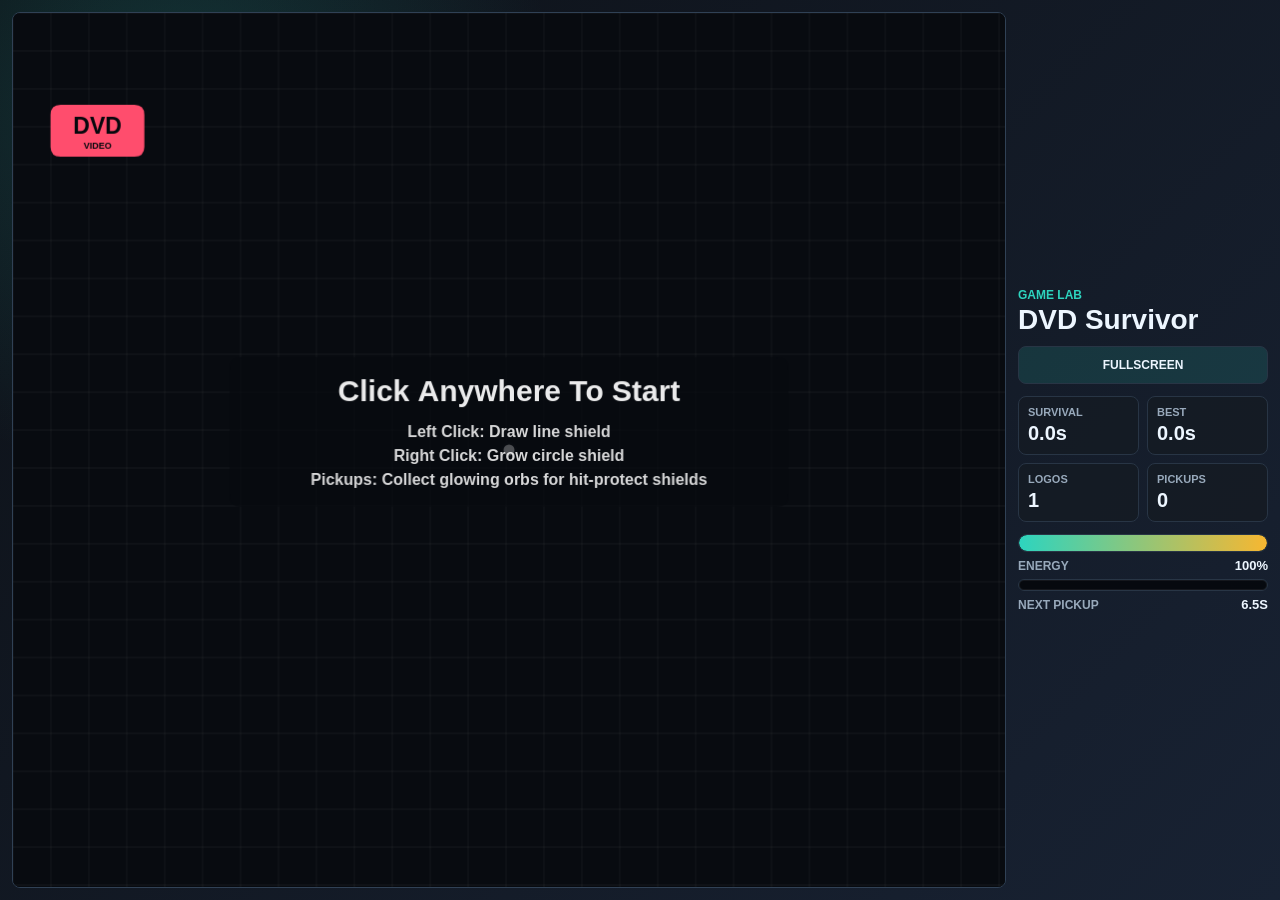
<file: docs/games/dvd-survivor/index.html>
<!doctype html>
<html lang="en">
  <head>
    <meta charset="utf-8">
    <meta name="viewport" content="width=device-width, initial-scale=1">
    <title>DVD Survivor</title>
    <link rel="stylesheet" href="styles.css">
  </head>
  <body>
    <main class="dvd-shell">
      <section class="dvd-stage">
        <canvas id="dvd-canvas" width="960" height="560"></canvas>
      </section>
      <aside class="dvd-panel">
        <div>
          <p class="dvd-kicker">Game Lab</p>
          <h1>DVD Survivor</h1>
        </div>
        <button id="fullscreen-button" class="fullscreen-button" type="button">Fullscreen</button>
        <div class="dvd-stats">
          <p><span>Survival</span><strong id="score">0.0s</strong></p>
          <p><span>Best</span><strong id="best-score">0.0s</strong></p>
          <p><span>Logos</span><strong id="logo-count">1</strong></p>
          <p><span>Pickups</span><strong id="speed-level">0</strong></p>
        </div>
        <div class="energy-meter" aria-label="Energy">
          <span id="energy-fill"></span>
        </div>
        <p class="energy-label"><span>Energy</span><strong id="energy-value">100%</strong></p>
        <div class="pickup-meter" aria-label="Next pickup">
          <span id="pickup-fill"></span>
        </div>
        <p class="pickup-label"><span>Next Pickup</span><strong id="pickup-value">0.0s</strong></p>
        <p id="status" class="dvd-status">Keep your cursor away from the DVD logos.</p>
      </aside>
    </main>
    <script src="dvd-survivor.js?v=20260510-even-faster-logo-spawn"></script>
  </body>
</html>
</file>
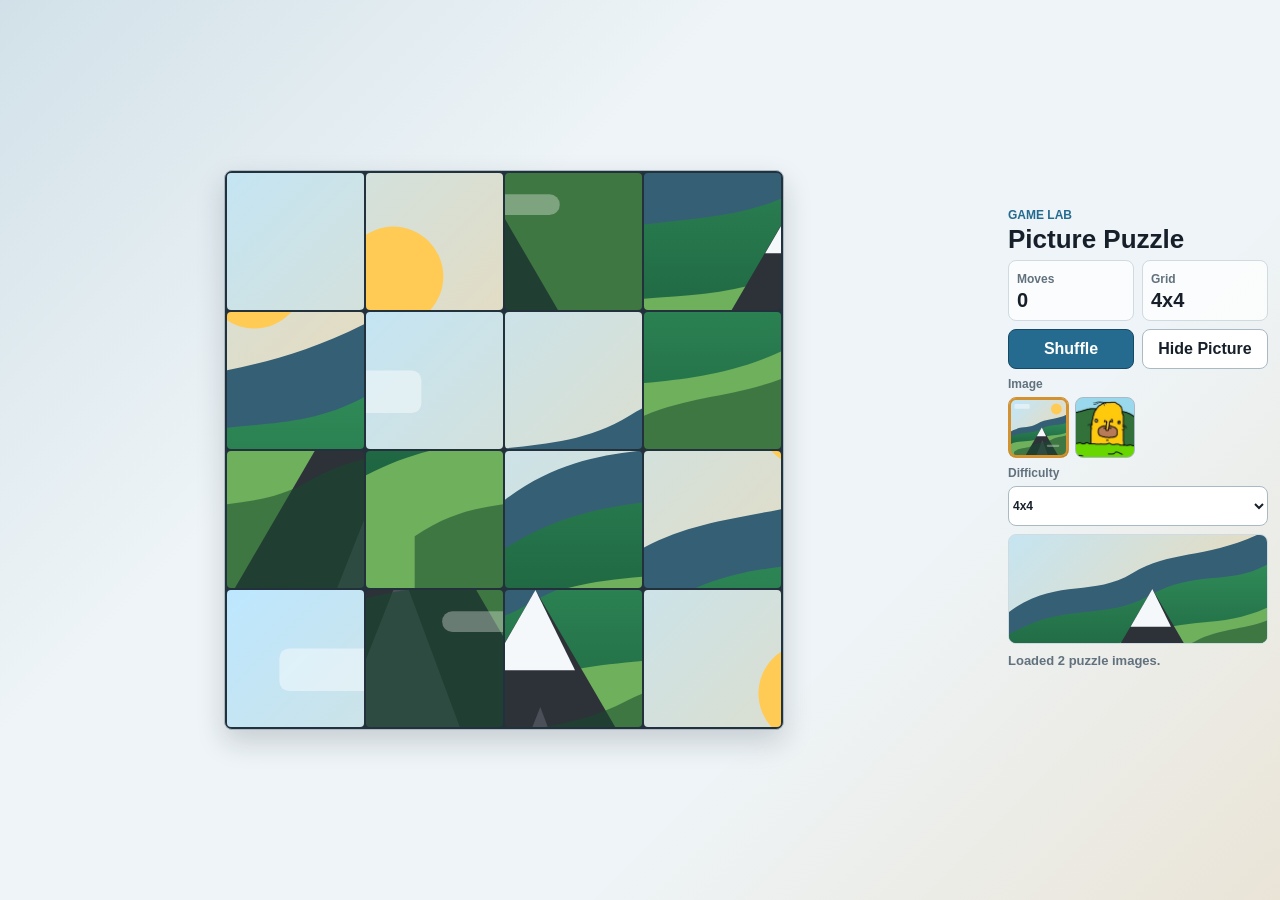
<file: docs/games/puzzle/index.html>
<!doctype html>
<html lang="en">
  <head>
    <meta charset="utf-8">
    <meta name="viewport" content="width=device-width, initial-scale=1">
    <title>Picture Puzzle</title>
    <link rel="stylesheet" href="styles.css">
  </head>
  <body>
    <main class="puzzle-shell">
      <section class="puzzle-stage">
        <div id="puzzle-board" class="puzzle-board" aria-label="Picture puzzle board"></div>
      </section>
      <aside class="puzzle-panel">
        <div>
          <p class="puzzle-kicker">Game Lab</p>
          <h1>Picture Puzzle</h1>
        </div>
        <div class="puzzle-stats">
          <p><span>Moves</span><strong id="moves">0</strong></p>
          <p><span>Grid</span><strong id="grid-size">4x4</strong></p>
        </div>
        <div class="puzzle-actions">
          <button id="shuffle-button" type="button">Shuffle</button>
          <button id="preview-button" type="button">Hide Picture</button>
        </div>
        <div class="puzzle-image-control">
          <p>Image</p>
          <div id="image-choices" class="image-choices"></div>
        </div>
        <label class="puzzle-size-control">
          Difficulty
          <select id="size-select">
            <option value="3">3x3</option>
            <option value="4" selected>4x4</option>
            <option value="5">5x5</option>
          </select>
        </label>
        <img id="preview-image" class="preview-image" alt="Puzzle preview">
        <p id="status" class="puzzle-status">Click two pieces to swap them.</p>
      </aside>
    </main>
    <script src="puzzle.js?v=20260510-4"></script>
  </body>
</html>
</file>
<file: docs/games/dvd-survivor/styles.css>
:root {
  color-scheme: light;
  --bg: #0d1117;
  --panel: #151b23;
  --ink: #edf6ff;
  --muted: #98a9bb;
  --line: #283545;
  --hot: #ff4d6d;
  --cyan: #2dd4bf;
  --gold: #f7b731;
}

* {
  box-sizing: border-box;
}

body {
  margin: 0;
  height: 100vh;
  overflow: hidden;
  background:
    radial-gradient(circle at 14% 12%, rgba(45, 212, 191, 0.18), transparent 28%),
    linear-gradient(135deg, #0d1117 0%, #182233 100%);
  color: var(--ink);
  font-family: "Trebuchet MS", Verdana, sans-serif;
}

.dvd-shell {
  height: 100vh;
  min-height: 0;
  display: grid;
  grid-template-columns: minmax(320px, 1fr) 250px;
  gap: 12px;
  padding: 12px;
}

.dvd-stage {
  position: relative;
  min-width: 0;
  min-height: 0;
  overflow: hidden;
  border: 1px solid #304155;
  border-radius: 8px;
  background: #080b10;
}

#dvd-canvas {
  width: 100%;
  height: 100%;
  display: block;
  cursor: none;
}

.start-button {
  position: absolute;
  left: 50%;
  top: 50%;
  transform: translate(-50%, -50%);
  min-width: 150px;
  min-height: 44px;
  padding: 10px 18px;
  border: 1px solid rgba(255, 255, 255, 0.28);
  border-radius: 8px;
  background: rgba(247, 183, 49, 0.94);
  color: #15100a;
  font: inherit;
  font-size: 14px;
  font-weight: 900;
  cursor: pointer;
}

.start-button[hidden] {
  display: none;
}

.dvd-panel {
  min-width: 0;
  display: grid;
  align-content: center;
  gap: 12px;
}

.dvd-kicker {
  margin: 0 0 4px;
  color: var(--cyan);
  font-size: 12px;
  font-weight: 900;
  text-transform: uppercase;
}

h1 {
  margin: 0;
  font-size: 28px;
  line-height: 1;
}

.fullscreen-button {
  min-height: 38px;
  border: 1px solid var(--line);
  border-radius: 8px;
  background: rgba(45, 212, 191, 0.14);
  color: var(--ink);
  font: inherit;
  font-size: 12px;
  font-weight: 900;
  text-transform: uppercase;
  cursor: pointer;
}

.fullscreen-button:hover {
  border-color: var(--cyan);
}

.dvd-stats {
  display: grid;
  grid-template-columns: 1fr 1fr;
  gap: 8px;
}

.dvd-stats p {
  margin: 0;
  padding: 9px;
  border: 1px solid var(--line);
  border-radius: 8px;
  background: rgba(21, 27, 35, 0.84);
}

.dvd-stats span {
  display: block;
  color: var(--muted);
  font-size: 11px;
  font-weight: 900;
  text-transform: uppercase;
}

.dvd-stats strong {
  display: block;
  margin-top: 4px;
  font-size: 20px;
}

.energy-meter {
  height: 18px;
  overflow: hidden;
  border: 1px solid var(--line);
  border-radius: 999px;
  background: rgba(5, 8, 13, 0.92);
  box-shadow: inset 0 0 0 1px rgba(255, 255, 255, 0.06);
}

.energy-meter span {
  width: 100%;
  height: 100%;
  display: block;
  border-radius: inherit;
  background: linear-gradient(90deg, var(--cyan), var(--gold));
  box-shadow: 0 0 16px rgba(45, 212, 191, 0.34);
  transition: width 80ms linear;
}

.energy-label {
  display: flex;
  align-items: center;
  justify-content: space-between;
  gap: 8px;
  margin: -6px 0 0;
  color: var(--muted);
  font-size: 12px;
  font-weight: 900;
  text-transform: uppercase;
}

.energy-label strong {
  color: var(--ink);
  font-size: 13px;
}

.pickup-meter {
  height: 12px;
  overflow: hidden;
  border: 1px solid var(--line);
  border-radius: 999px;
  background: rgba(5, 8, 13, 0.92);
  box-shadow: inset 0 0 0 1px rgba(255, 255, 255, 0.06);
  margin-top: -6px;
}

.pickup-meter span {
  width: 0%;
  height: 100%;
  display: block;
  border-radius: inherit;
  background: linear-gradient(90deg, #7dd3fc, #2dd4bf);
  box-shadow: 0 0 12px rgba(125, 211, 252, 0.35);
  transition: width 120ms linear;
}

.pickup-label {
  display: flex;
  align-items: center;
  justify-content: space-between;
  gap: 8px;
  margin: -6px 0 0;
  color: var(--muted);
  font-size: 12px;
  font-weight: 900;
  text-transform: uppercase;
}

.pickup-label strong {
  color: var(--ink);
  font-size: 13px;
}

.dvd-status {
  display: none;
}

@media (max-width: 780px) {
  .dvd-shell {
    grid-template-columns: 1fr;
    grid-template-rows: minmax(0, 1fr) auto;
  }

  .dvd-panel {
    align-content: start;
  }

  .dvd-stats {
    grid-template-columns: repeat(4, 1fr);
  }

  h1 {
    font-size: 22px;
  }
}
</file>
<file: docs/games/puzzle/styles.css>
:root {
  color-scheme: light;
  --bg: #eef4f7;
  --panel: #ffffff;
  --ink: #17202a;
  --muted: #61717d;
  --line: #cfdae1;
  --blue: #246b8f;
  --green: #2e7d4f;
  --gold: #d4912f;
}

* {
  box-sizing: border-box;
}

body {
  margin: 0;
  height: 100vh;
  overflow: hidden;
  background:
    linear-gradient(135deg, rgba(36, 107, 143, 0.14), transparent 34%),
    linear-gradient(315deg, rgba(212, 145, 47, 0.16), transparent 32%),
    var(--bg);
  color: var(--ink);
  font-family: Segoe UI, Verdana, sans-serif;
}

.puzzle-shell {
  height: 100vh;
  min-height: 0;
  display: grid;
  grid-template-columns: minmax(300px, 1fr) 260px;
  gap: 12px;
  align-items: center;
  padding: 12px;
}

.puzzle-stage {
  display: grid;
  place-items: center;
}

.puzzle-board {
  width: min(calc(100vh - 24px), 100%, 560px);
  aspect-ratio: 1;
  display: grid;
  gap: 2px;
  padding: 2px;
  border: 1px solid #aab9c2;
  border-radius: 8px;
  background: #22313b;
  box-shadow: 0 12px 28px rgba(20, 35, 47, 0.18);
}

.puzzle-tile {
  border: 0;
  border-radius: 4px;
  background-repeat: no-repeat;
  background-color: #d8e4ea;
  cursor: pointer;
  min-width: 0;
  min-height: 0;
  padding: 0;
}

.puzzle-tile.is-selected {
  outline: 3px solid var(--gold);
  outline-offset: -3px;
}

.puzzle-tile.is-correct {
  box-shadow: inset 0 0 0 2px rgba(46, 125, 79, 0.8);
}

.puzzle-panel {
  align-self: stretch;
  display: grid;
  align-content: center;
  gap: 8px;
  min-width: 0;
}

.puzzle-kicker {
  margin: 0 0 4px;
  color: var(--blue);
  font-size: 12px;
  font-weight: 800;
  text-transform: uppercase;
}

h1 {
  margin: 0;
  font-size: 26px;
  line-height: 1;
}

.puzzle-stats {
  display: grid;
  grid-template-columns: 1fr 1fr;
  gap: 8px;
}

.puzzle-stats p {
  margin: 0;
  padding: 8px;
  border: 1px solid var(--line);
  border-radius: 8px;
  background: rgba(255, 255, 255, 0.76);
}

.puzzle-stats span,
.puzzle-size-control {
  color: var(--muted);
  font-size: 12px;
  font-weight: 800;
}

.puzzle-stats strong {
  display: block;
  margin-top: 2px;
  font-size: 20px;
}

.puzzle-actions {
  display: grid;
  grid-template-columns: 1fr 1fr;
  gap: 8px;
}

button,
select {
  min-height: 40px;
  border: 1px solid #a9bac4;
  border-radius: 8px;
  background: var(--panel);
  color: var(--ink);
  font: inherit;
  font-weight: 800;
}

button {
  cursor: pointer;
}

button:hover,
select:hover {
  border-color: var(--blue);
}

#shuffle-button {
  background: var(--blue);
  border-color: #164966;
  color: #ffffff;
}

.puzzle-size-control {
  display: grid;
  gap: 6px;
}

.puzzle-image-control {
  display: grid;
  gap: 6px;
}

.puzzle-image-control p {
  margin: 0;
  color: var(--muted);
  font-size: 12px;
  font-weight: 800;
}

.image-choices {
  display: grid;
  grid-template-columns: repeat(4, 1fr);
  gap: 6px;
}

.image-choice {
  min-height: 42px;
  aspect-ratio: 1;
  background-size: cover;
  background-position: center;
  padding: 0;
}

.image-choice.is-selected {
  border-color: var(--gold);
  box-shadow: inset 0 0 0 2px var(--gold);
}

.preview-image {
  width: 100%;
  height: 110px;
  object-fit: cover;
  border: 1px solid var(--line);
  border-radius: 8px;
  background: #d8e4ea;
}

.preview-image.is-hidden {
  display: none;
}

.puzzle-status {
  min-height: 40px;
  margin: 0;
  color: var(--muted);
  font-size: 13px;
  font-weight: 700;
  line-height: 1.4;
}

@media (max-width: 780px) {
  .puzzle-shell {
    grid-template-columns: 1fr;
    align-items: center;
  }

  .puzzle-panel {
    display: none;
  }

  .puzzle-board {
    width: min(calc(100vh - 24px), calc(100vw - 24px));
  }
}
</file>
